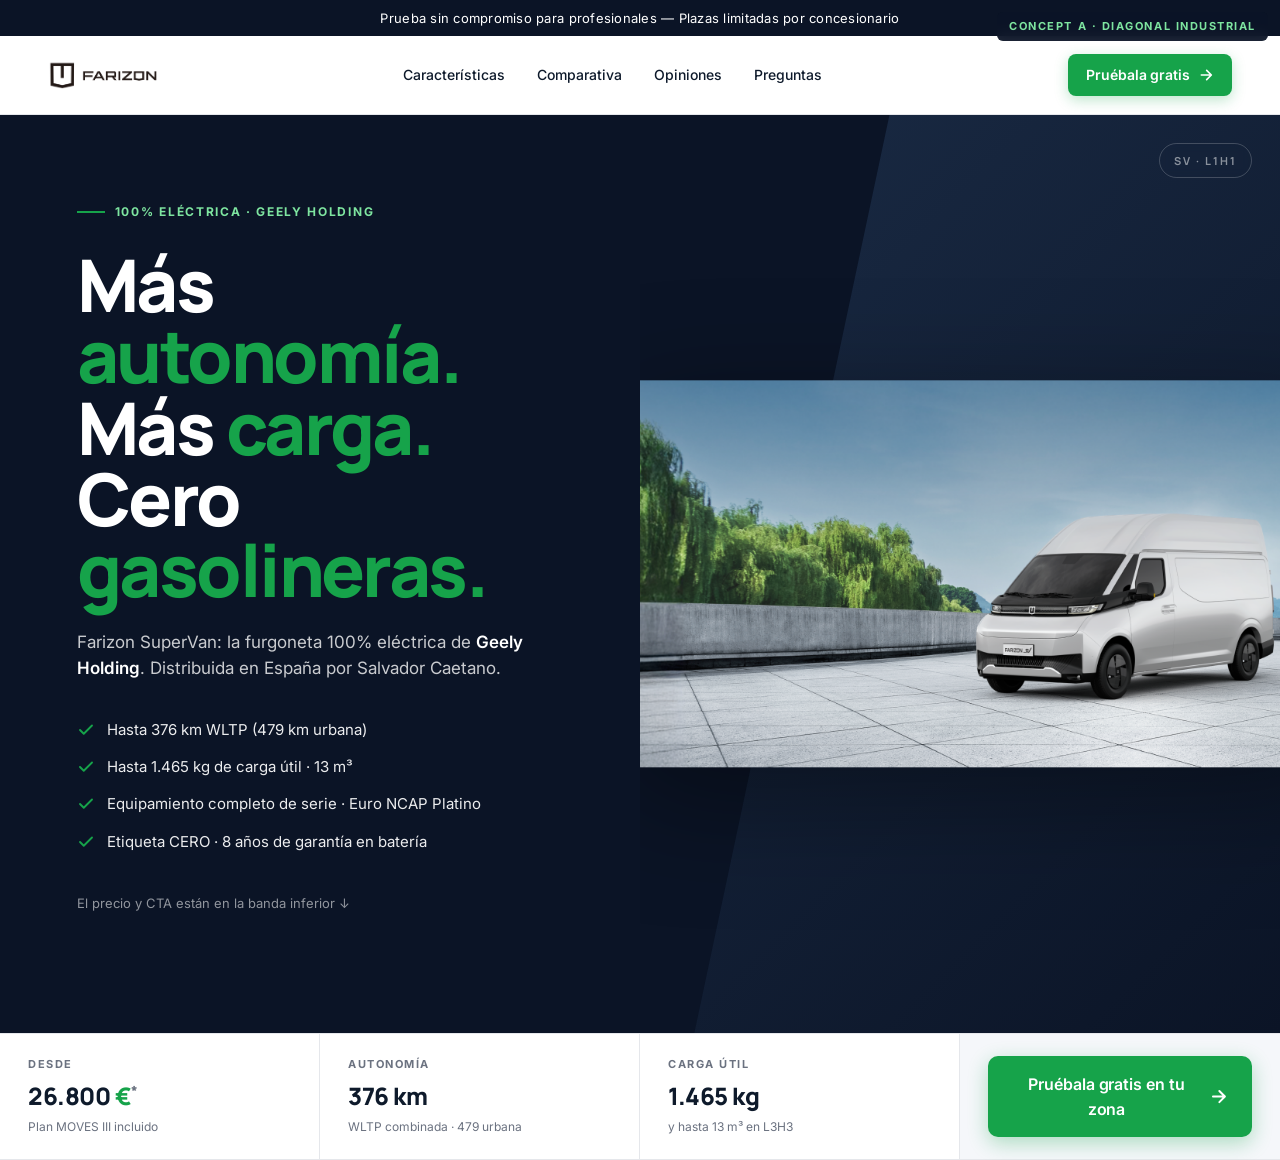
<file: concepts/hero-a.html>
<!DOCTYPE html>
<html lang="es">
<head>
  <meta charset="UTF-8">
  <meta name="viewport" content="width=device-width, initial-scale=1.0">
  <meta name="robots" content="noindex,nofollow">
  <title>Farizon SV — Hero concept A · Diagonal industrial</title>
  <link rel="preconnect" href="https://fonts.googleapis.com">
  <link rel="preconnect" href="https://fonts.gstatic.com" crossorigin>
  <link href="https://fonts.googleapis.com/css2?family=Inter:wght@400;500;600;700;800&family=Manrope:wght@500;600;700;800;900&display=swap" rel="stylesheet">
  <style>
    *, *::before, *::after { box-sizing: border-box; margin: 0; padding: 0; }
    html { scroll-behavior: smooth; -webkit-text-size-adjust: 100%; }
    img, svg { display: block; max-width: 100%; height: auto; }
    button { font: inherit; cursor: pointer; background: none; border: 0; color: inherit; }
    a { color: inherit; text-decoration: none; }
    ul { list-style: none; }

    :root {
      --navy: #0B1426;
      --navy-2: #1A2B45;
      --navy-line: rgba(255,255,255,.12);
      --ink: #0E1A2B;
      --ink-muted: #6B7280;
      --line: #E5E7EB;
      --bg-soft: #F5F7FA;
      --cta: #16A34A;
      --cta-hover: #14883E;
      --accent: #FF6B1A;
    }

    body {
      font-family: 'Inter', system-ui, sans-serif;
      color: var(--ink);
      background: #fff;
      line-height: 1.55;
      -webkit-font-smoothing: antialiased;
    }

    /* TOP BAR */
    .topbar {
      background: var(--navy);
      color: #fff;
      text-align: center;
      padding: 8px 16px;
      font-size: 13px;
      letter-spacing: .02em;
    }

    /* HEADER */
    .site-header {
      background: #fff;
      border-bottom: 1px solid var(--line);
      position: relative;
      z-index: 5;
    }
    .container {
      max-width: 1280px;
      margin: 0 auto;
      padding-inline: clamp(20px, 4vw, 48px);
    }
    .site-header__inner {
      display: flex;
      align-items: center;
      justify-content: space-between;
      gap: 24px;
      padding-block: 18px;
    }
    .site-header__logo img { height: 28px; width: auto; }
    .site-header__nav {
      display: flex;
      gap: 32px;
      font-size: 14px;
      font-weight: 500;
    }
    .site-header__nav a { color: var(--ink); transition: color .15s; }
    .site-header__nav a:hover { color: var(--cta); }

    .btn {
      display: inline-flex;
      align-items: center;
      gap: 8px;
      font-family: inherit;
      font-weight: 600;
      letter-spacing: -.005em;
      border-radius: 8px;
      padding: 10px 18px;
      font-size: 14px;
      background: var(--cta);
      color: #fff;
      transition: background .18s, transform .18s, box-shadow .18s;
      box-shadow: 0 4px 14px rgba(22,163,74,.28);
    }
    .btn:hover { background: var(--cta-hover); transform: translateY(-1px); }
    .btn--lg {
      padding: 16px 24px;
      font-size: 16px;
      border-radius: 10px;
      box-shadow: 0 6px 20px rgba(22,163,74,.32);
    }

    /* HERO A — DIAGONAL INDUSTRIAL */
    .hero-a {
      position: relative;
      background: var(--navy);
      color: #fff;
      overflow: hidden;
    }
    .hero-a__grid {
      display: grid;
      grid-template-columns: 1fr 1fr;
      min-height: 620px;
      position: relative;
    }
    .hero-a__copy {
      padding: 80px clamp(24px, 4vw, 60px) 120px clamp(24px, 6vw, 80px);
      max-width: 720px;
      justify-self: end;
      width: 100%;
      position: relative;
      z-index: 2;
    }
    .hero-a__kicker {
      display: inline-flex;
      align-items: center;
      gap: 10px;
      font-size: 12px;
      font-weight: 700;
      letter-spacing: .14em;
      text-transform: uppercase;
      color: #7EE5A0;
      margin-bottom: 28px;
    }
    .hero-a__kicker::before {
      content: "";
      width: 28px;
      height: 2px;
      background: var(--cta);
    }
    .hero-a__h1 {
      font-family: 'Manrope', sans-serif;
      font-weight: 800;
      font-size: clamp(2.5rem, 1.5rem + 3.8vw, 4.6rem);
      line-height: .98;
      letter-spacing: -.035em;
      margin-bottom: 24px;
      color: #fff;
    }
    .hero-a__h1 em {
      font-style: normal;
      color: var(--cta);
      display: inline-block;
    }
    .hero-a__sub {
      font-size: 17px;
      color: rgba(255,255,255,.78);
      max-width: 480px;
      margin-bottom: 36px;
    }
    .hero-a__sub strong { color: #fff; font-weight: 600; }
    .hero-a__bullets {
      display: grid;
      gap: 14px;
      margin-bottom: 40px;
      font-size: 15px;
    }
    .hero-a__bullets li {
      display: flex;
      align-items: flex-start;
      gap: 12px;
      color: rgba(255,255,255,.92);
    }
    .hero-a__bullets svg {
      flex-shrink: 0;
      color: var(--cta);
      margin-top: 3px;
    }
    .hero-a__cta-note {
      margin-top: 14px;
      font-size: 13px;
      color: rgba(255,255,255,.55);
    }

    /* visual half */
    .hero-a__visual {
      position: relative;
      background:
        linear-gradient(135deg, var(--navy-2) 0%, var(--navy) 100%);
      overflow: hidden;
    }
    .hero-a__visual::before {
      /* diagonal mask: the navy intrudes into the image area */
      content: "";
      position: absolute;
      top: -10%;
      left: -8%;
      width: 50%;
      height: 120%;
      background: var(--navy);
      transform: skewX(-12deg);
      transform-origin: top left;
      z-index: 1;
    }
    .hero-a__image {
      position: absolute;
      top: 50%;
      left: 50%;
      transform: translate(-46%, -50%);
      width: 115%;
      max-width: none;
      height: auto;
      z-index: 2;
      filter: drop-shadow(0 30px 60px rgba(0,0,0,.4));
    }

    /* corner stamp - subtle metric label, top-right of image area */
    .hero-a__stamp {
      position: absolute;
      top: 28px;
      right: 28px;
      z-index: 3;
      font-family: 'Manrope', sans-serif;
      font-size: 11px;
      font-weight: 700;
      letter-spacing: .18em;
      text-transform: uppercase;
      color: rgba(255,255,255,.5);
      border: 1px solid rgba(255,255,255,.2);
      padding: 8px 14px;
      border-radius: 999px;
      backdrop-filter: blur(4px);
    }

    /* PRICE STRIP — bottom band, spans full width */
    .price-strip {
      background: #fff;
      border-top: 1px solid var(--line);
      border-bottom: 1px solid var(--line);
    }
    .price-strip__inner {
      display: grid;
      grid-template-columns: repeat(4, 1fr);
      align-items: stretch;
    }
    .price-strip__cell {
      padding: 22px 28px;
      border-right: 1px solid var(--line);
      display: flex;
      flex-direction: column;
      gap: 4px;
    }
    .price-strip__cell:last-child { border-right: 0; }
    .price-strip__cell--cta { background: var(--bg-soft); }
    .price-strip__label {
      font-size: 11px;
      font-weight: 700;
      letter-spacing: .14em;
      text-transform: uppercase;
      color: var(--ink-muted);
    }
    .price-strip__value {
      font-family: 'Manrope', sans-serif;
      font-size: 24px;
      font-weight: 800;
      letter-spacing: -.02em;
      color: var(--ink);
    }
    .price-strip__value em {
      font-style: normal;
      color: var(--cta);
    }
    .price-strip__note {
      font-size: 12px;
      color: var(--ink-muted);
    }
    .price-strip__cta {
      align-self: center;
      justify-self: start;
    }

    /* MOBILE */
    @media (max-width: 880px) {
      .site-header__nav { display: none; }
      .hero-a__grid { grid-template-columns: 1fr; min-height: auto; }
      .hero-a__copy { padding: 60px 24px 32px; justify-self: stretch; max-width: none; }
      .hero-a__visual { height: 280px; }
      .hero-a__visual::before { display: none; }
      .hero-a__image { width: 90%; transform: translate(-50%, -50%); }
      .price-strip__inner { grid-template-columns: 1fr 1fr; }
      .price-strip__cell { border-right: 0; border-bottom: 1px solid var(--line); }
      .price-strip__cell:nth-child(odd) { border-right: 1px solid var(--line); }
    }

    /* concept label */
    .concept-label {
      position: fixed;
      top: 12px;
      right: 12px;
      z-index: 99;
      background: rgba(11,20,38,.92);
      color: #7EE5A0;
      padding: 6px 12px;
      border-radius: 6px;
      font-size: 11px;
      font-weight: 700;
      letter-spacing: .14em;
      text-transform: uppercase;
      backdrop-filter: blur(6px);
    }
  </style>
</head>
<body>
  <div class="concept-label">Concept A · Diagonal industrial</div>

  <div class="topbar">Prueba sin compromiso para profesionales — Plazas limitadas por concesionario</div>

  <header class="site-header">
    <div class="container site-header__inner">
      <a href="#" class="site-header__logo" aria-label="Farizon">
        <img src="../assets/farizon-logo-black.webp" alt="Farizon">
      </a>
      <nav class="site-header__nav" aria-label="Navegación principal">
        <a href="#">Características</a>
        <a href="#">Comparativa</a>
        <a href="#">Opiniones</a>
        <a href="#">Preguntas</a>
      </nav>
      <button class="btn">
        Pruébala gratis
        <svg width="16" height="16" viewBox="0 0 24 24" fill="none" stroke="currentColor" stroke-width="2.5" stroke-linecap="round" stroke-linejoin="round"><path d="M5 12h14M13 5l7 7-7 7"/></svg>
      </button>
    </div>
  </header>

  <section class="hero-a">
    <div class="hero-a__grid">
      <div class="hero-a__copy">
        <p class="hero-a__kicker">100% eléctrica · Geely Holding</p>
        <h1 class="hero-a__h1">
          Más <em>autonomía.</em><br>
          Más <em>carga.</em><br>
          Cero <em>gasolineras.</em>
        </h1>
        <p class="hero-a__sub">
          Farizon SuperVan: la furgoneta 100% eléctrica de <strong>Geely Holding</strong>. Distribuida en España por Salvador Caetano.
        </p>
        <ul class="hero-a__bullets">
          <li><svg width="18" height="18" viewBox="0 0 24 24" fill="none" stroke="currentColor" stroke-width="2.5" stroke-linecap="round" stroke-linejoin="round"><path d="M20 6 9 17l-5-5"/></svg>Hasta 376&nbsp;km WLTP (479 km urbana)</li>
          <li><svg width="18" height="18" viewBox="0 0 24 24" fill="none" stroke="currentColor" stroke-width="2.5" stroke-linecap="round" stroke-linejoin="round"><path d="M20 6 9 17l-5-5"/></svg>Hasta 1.465&nbsp;kg de carga útil · 13 m³</li>
          <li><svg width="18" height="18" viewBox="0 0 24 24" fill="none" stroke="currentColor" stroke-width="2.5" stroke-linecap="round" stroke-linejoin="round"><path d="M20 6 9 17l-5-5"/></svg>Equipamiento completo de serie · Euro NCAP Platino</li>
          <li><svg width="18" height="18" viewBox="0 0 24 24" fill="none" stroke="currentColor" stroke-width="2.5" stroke-linecap="round" stroke-linejoin="round"><path d="M20 6 9 17l-5-5"/></svg>Etiqueta CERO · 8 años de garantía en batería</li>
        </ul>
        <p class="hero-a__cta-note">El precio y CTA están en la banda inferior ↓</p>
      </div>

      <div class="hero-a__visual">
        <span class="hero-a__stamp">SV · L1H1</span>
        <img src="../assets/hero.webp" alt="Farizon SuperVan" class="hero-a__image">
      </div>
    </div>

    <div class="price-strip">
      <div class="price-strip__inner">
        <div class="price-strip__cell">
          <span class="price-strip__label">Desde</span>
          <span class="price-strip__value">26.800&nbsp;<em>€</em><sup style="font-size:14px;color:var(--ink-muted)">*</sup></span>
          <span class="price-strip__note">Plan MOVES III incluido</span>
        </div>
        <div class="price-strip__cell">
          <span class="price-strip__label">Autonomía</span>
          <span class="price-strip__value">376&nbsp;km</span>
          <span class="price-strip__note">WLTP combinada · 479 urbana</span>
        </div>
        <div class="price-strip__cell">
          <span class="price-strip__label">Carga útil</span>
          <span class="price-strip__value">1.465&nbsp;kg</span>
          <span class="price-strip__note">y hasta 13 m³ en L3H3</span>
        </div>
        <div class="price-strip__cell price-strip__cell--cta">
          <button class="btn btn--lg price-strip__cta">
            Pruébala gratis en tu zona
            <svg width="20" height="20" viewBox="0 0 24 24" fill="none" stroke="currentColor" stroke-width="2.5" stroke-linecap="round" stroke-linejoin="round"><path d="M5 12h14M13 5l7 7-7 7"/></svg>
          </button>
        </div>
      </div>
    </div>
  </section>
</body>
</html>
</file>
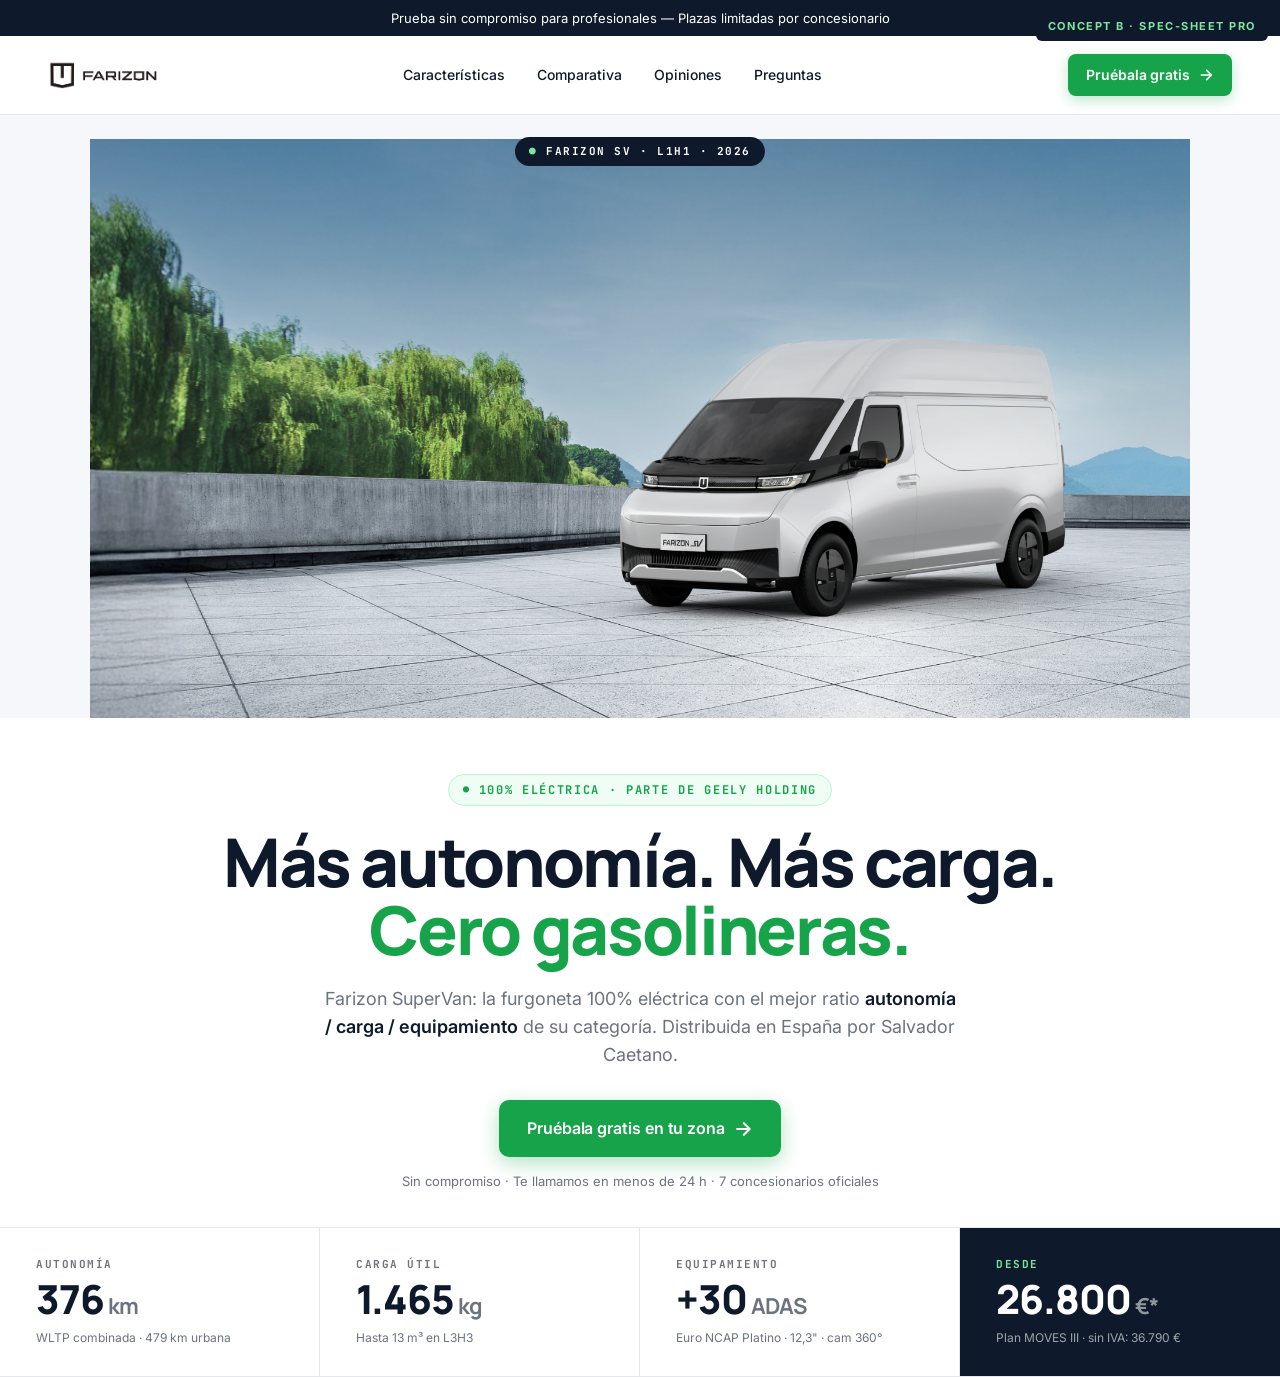
<file: concepts/hero-b.html>
<!DOCTYPE html>
<html lang="es">
<head>
  <meta charset="UTF-8">
  <meta name="viewport" content="width=device-width, initial-scale=1.0">
  <meta name="robots" content="noindex,nofollow">
  <title>Farizon SV — Hero concept B · Spec-sheet pro</title>
  <link rel="preconnect" href="https://fonts.googleapis.com">
  <link rel="preconnect" href="https://fonts.gstatic.com" crossorigin>
  <link href="https://fonts.googleapis.com/css2?family=Inter:wght@400;500;600;700;800&family=JetBrains+Mono:wght@500;700&family=Manrope:wght@500;600;700;800;900&display=swap" rel="stylesheet">
  <style>
    *, *::before, *::after { box-sizing: border-box; margin: 0; padding: 0; }
    html { scroll-behavior: smooth; -webkit-text-size-adjust: 100%; }
    img, svg { display: block; max-width: 100%; height: auto; }
    button { font: inherit; cursor: pointer; background: none; border: 0; color: inherit; }
    a { color: inherit; text-decoration: none; }
    ul { list-style: none; }

    :root {
      --ink: #0E1A2B;
      --ink-2: #1D2230;
      --ink-muted: #6B7280;
      --line: #E5E7EB;
      --bg-soft: #F5F7FA;
      --bg-tint: #F0FDF4;
      --cta: #16A34A;
      --cta-hover: #14883E;
    }

    body {
      font-family: 'Inter', system-ui, sans-serif;
      color: var(--ink);
      background: #fff;
      line-height: 1.55;
      -webkit-font-smoothing: antialiased;
    }

    /* TOP BAR */
    .topbar {
      background: var(--ink);
      color: #fff;
      text-align: center;
      padding: 8px 16px;
      font-size: 13px;
    }

    /* HEADER */
    .site-header {
      background: #fff;
      border-bottom: 1px solid var(--line);
    }
    .container {
      max-width: 1280px;
      margin: 0 auto;
      padding-inline: clamp(20px, 4vw, 48px);
    }
    .site-header__inner {
      display: flex;
      align-items: center;
      justify-content: space-between;
      gap: 24px;
      padding-block: 18px;
    }
    .site-header__logo img { height: 28px; width: auto; }
    .site-header__nav {
      display: flex;
      gap: 32px;
      font-size: 14px;
      font-weight: 500;
    }
    .site-header__nav a { color: var(--ink); transition: color .15s; }
    .site-header__nav a:hover { color: var(--cta); }

    .btn {
      display: inline-flex;
      align-items: center;
      gap: 8px;
      font-family: inherit;
      font-weight: 600;
      letter-spacing: -.005em;
      border-radius: 8px;
      padding: 10px 18px;
      font-size: 14px;
      background: var(--cta);
      color: #fff;
      transition: background .18s, transform .18s, box-shadow .18s;
      box-shadow: 0 4px 14px rgba(22,163,74,.28);
    }
    .btn:hover { background: var(--cta-hover); transform: translateY(-1px); }
    .btn--lg {
      padding: 16px 28px;
      font-size: 16px;
      border-radius: 10px;
      box-shadow: 0 6px 20px rgba(22,163,74,.32);
    }

    /* HERO B — SPEC SHEET PRO (stacked: image top, headline + cta, spec grid bottom) */
    .hero-b__image-wrap {
      background: var(--bg-soft);
      padding: 24px 0 0;
      overflow: hidden;
      position: relative;
    }
    .hero-b__image {
      display: block;
      width: 100%;
      max-width: 1100px;
      margin: 0 auto;
      height: auto;
    }
    .hero-b__model-tag {
      position: absolute;
      top: 22px;
      left: 50%;
      transform: translateX(-50%);
      background: var(--ink);
      color: #fff;
      font-family: 'JetBrains Mono', monospace;
      font-size: 11px;
      font-weight: 700;
      letter-spacing: .14em;
      padding: 6px 14px;
      border-radius: 999px;
      text-transform: uppercase;
    }
    .hero-b__model-tag span { color: #7EE5A0; }

    .hero-b__heading-block {
      text-align: center;
      padding: 56px clamp(20px, 4vw, 48px) 36px;
      max-width: 1080px;
      margin: 0 auto;
    }
    .hero-b__kicker {
      display: inline-flex;
      align-items: center;
      gap: 8px;
      font-family: 'JetBrains Mono', monospace;
      font-size: 12px;
      font-weight: 700;
      letter-spacing: .14em;
      text-transform: uppercase;
      color: var(--cta);
      margin-bottom: 22px;
      padding: 6px 14px;
      background: var(--bg-tint);
      border: 1px solid #BBF7D0;
      border-radius: 999px;
    }
    .hero-b__kicker::before {
      content: "●";
      color: var(--cta);
      font-size: 10px;
    }
    .hero-b__h1 {
      font-family: 'Manrope', sans-serif;
      font-weight: 800;
      font-size: clamp(2.2rem, 1rem + 4vw, 4.4rem);
      line-height: 1;
      letter-spacing: -.035em;
      color: var(--ink);
      margin-bottom: 22px;
    }
    .hero-b__h1 em {
      font-style: normal;
      color: var(--cta);
    }
    .hero-b__sub {
      font-size: 18px;
      color: var(--ink-muted);
      max-width: 640px;
      margin: 0 auto 32px;
    }
    .hero-b__sub strong { color: var(--ink); font-weight: 600; }
    .hero-b__cta-note {
      margin-top: 14px;
      font-size: 13px;
      color: var(--ink-muted);
    }

    /* SPEC GRID — 4 cells under hero */
    .hero-b__specs {
      border-top: 1px solid var(--line);
      border-bottom: 1px solid var(--line);
      background: #fff;
    }
    .hero-b__specs-inner {
      display: grid;
      grid-template-columns: repeat(4, 1fr);
      max-width: 1280px;
      margin: 0 auto;
    }
    .hero-b__spec {
      padding: 28px clamp(20px, 3vw, 36px);
      border-right: 1px solid var(--line);
      display: flex;
      flex-direction: column;
      gap: 6px;
      position: relative;
    }
    .hero-b__spec:last-child { border-right: 0; }
    .hero-b__spec-label {
      font-family: 'JetBrains Mono', monospace;
      font-size: 11px;
      font-weight: 700;
      letter-spacing: .14em;
      text-transform: uppercase;
      color: var(--ink-muted);
    }
    .hero-b__spec-value {
      font-family: 'Manrope', sans-serif;
      font-size: clamp(28px, 1.5rem + 1.4vw, 40px);
      font-weight: 800;
      line-height: 1;
      letter-spacing: -.025em;
      color: var(--ink);
    }
    .hero-b__spec-unit {
      font-size: .55em;
      font-weight: 700;
      color: var(--ink-muted);
      margin-left: 4px;
    }
    .hero-b__spec-note {
      font-size: 12px;
      color: var(--ink-muted);
      margin-top: 4px;
    }
    .hero-b__spec--featured {
      background: var(--ink);
      color: #fff;
    }
    .hero-b__spec--featured .hero-b__spec-label { color: #7EE5A0; }
    .hero-b__spec--featured .hero-b__spec-value { color: #fff; }
    .hero-b__spec--featured .hero-b__spec-unit { color: rgba(255,255,255,.55); }
    .hero-b__spec--featured .hero-b__spec-note { color: rgba(255,255,255,.6); }

    @media (max-width: 880px) {
      .site-header__nav { display: none; }
      .hero-b__specs-inner { grid-template-columns: 1fr 1fr; }
      .hero-b__spec { border-bottom: 1px solid var(--line); }
      .hero-b__spec:nth-child(odd) { border-right: 1px solid var(--line); }
      .hero-b__spec:nth-child(even) { border-right: 0; }
      .hero-b__heading-block { padding: 36px 20px 24px; }
    }

    .concept-label {
      position: fixed;
      top: 12px;
      right: 12px;
      z-index: 99;
      background: var(--ink);
      color: #7EE5A0;
      padding: 6px 12px;
      border-radius: 6px;
      font-size: 11px;
      font-weight: 700;
      letter-spacing: .14em;
      text-transform: uppercase;
    }
  </style>
</head>
<body>
  <div class="concept-label">Concept B · Spec-sheet pro</div>

  <div class="topbar">Prueba sin compromiso para profesionales — Plazas limitadas por concesionario</div>

  <header class="site-header">
    <div class="container site-header__inner">
      <a href="#" class="site-header__logo" aria-label="Farizon">
        <img src="../assets/farizon-logo-black.webp" alt="Farizon">
      </a>
      <nav class="site-header__nav" aria-label="Navegación principal">
        <a href="#">Características</a>
        <a href="#">Comparativa</a>
        <a href="#">Opiniones</a>
        <a href="#">Preguntas</a>
      </nav>
      <button class="btn">
        Pruébala gratis
        <svg width="16" height="16" viewBox="0 0 24 24" fill="none" stroke="currentColor" stroke-width="2.5" stroke-linecap="round" stroke-linejoin="round"><path d="M5 12h14M13 5l7 7-7 7"/></svg>
      </button>
    </div>
  </header>

  <section class="hero-b">
    <div class="hero-b__image-wrap">
      <span class="hero-b__model-tag"><span>●</span> Farizon SV · L1H1 · 2026</span>
      <img src="../assets/hero.webp" alt="Farizon SuperVan, vista lateral" class="hero-b__image">
    </div>

    <div class="hero-b__heading-block">
      <p class="hero-b__kicker">100% eléctrica · Parte de Geely Holding</p>
      <h1 class="hero-b__h1">
        Más autonomía. Más carga.<br>
        <em>Cero gasolineras.</em>
      </h1>
      <p class="hero-b__sub">
        Farizon SuperVan: la furgoneta 100% eléctrica con el mejor ratio <strong>autonomía / carga / equipamiento</strong> de su categoría. Distribuida en España por Salvador Caetano.
      </p>
      <button class="btn btn--lg">
        Pruébala gratis en tu zona
        <svg width="20" height="20" viewBox="0 0 24 24" fill="none" stroke="currentColor" stroke-width="2.5" stroke-linecap="round" stroke-linejoin="round"><path d="M5 12h14M13 5l7 7-7 7"/></svg>
      </button>
      <p class="hero-b__cta-note">Sin compromiso · Te llamamos en menos de 24 h · 7 concesionarios oficiales</p>
    </div>

    <div class="hero-b__specs">
      <div class="hero-b__specs-inner">
        <div class="hero-b__spec">
          <span class="hero-b__spec-label">Autonomía</span>
          <span class="hero-b__spec-value">376<span class="hero-b__spec-unit">km</span></span>
          <span class="hero-b__spec-note">WLTP combinada · 479 km urbana</span>
        </div>
        <div class="hero-b__spec">
          <span class="hero-b__spec-label">Carga útil</span>
          <span class="hero-b__spec-value">1.465<span class="hero-b__spec-unit">kg</span></span>
          <span class="hero-b__spec-note">Hasta 13 m³ en L3H3</span>
        </div>
        <div class="hero-b__spec">
          <span class="hero-b__spec-label">Equipamiento</span>
          <span class="hero-b__spec-value">+30<span class="hero-b__spec-unit">ADAS</span></span>
          <span class="hero-b__spec-note">Euro NCAP Platino · 12,3" · cam 360°</span>
        </div>
        <div class="hero-b__spec hero-b__spec--featured">
          <span class="hero-b__spec-label">Desde</span>
          <span class="hero-b__spec-value">26.800<span class="hero-b__spec-unit">€*</span></span>
          <span class="hero-b__spec-note">Plan MOVES III · sin IVA: 36.790 €</span>
        </div>
      </div>
    </div>
  </section>
</body>
</html>
</file>
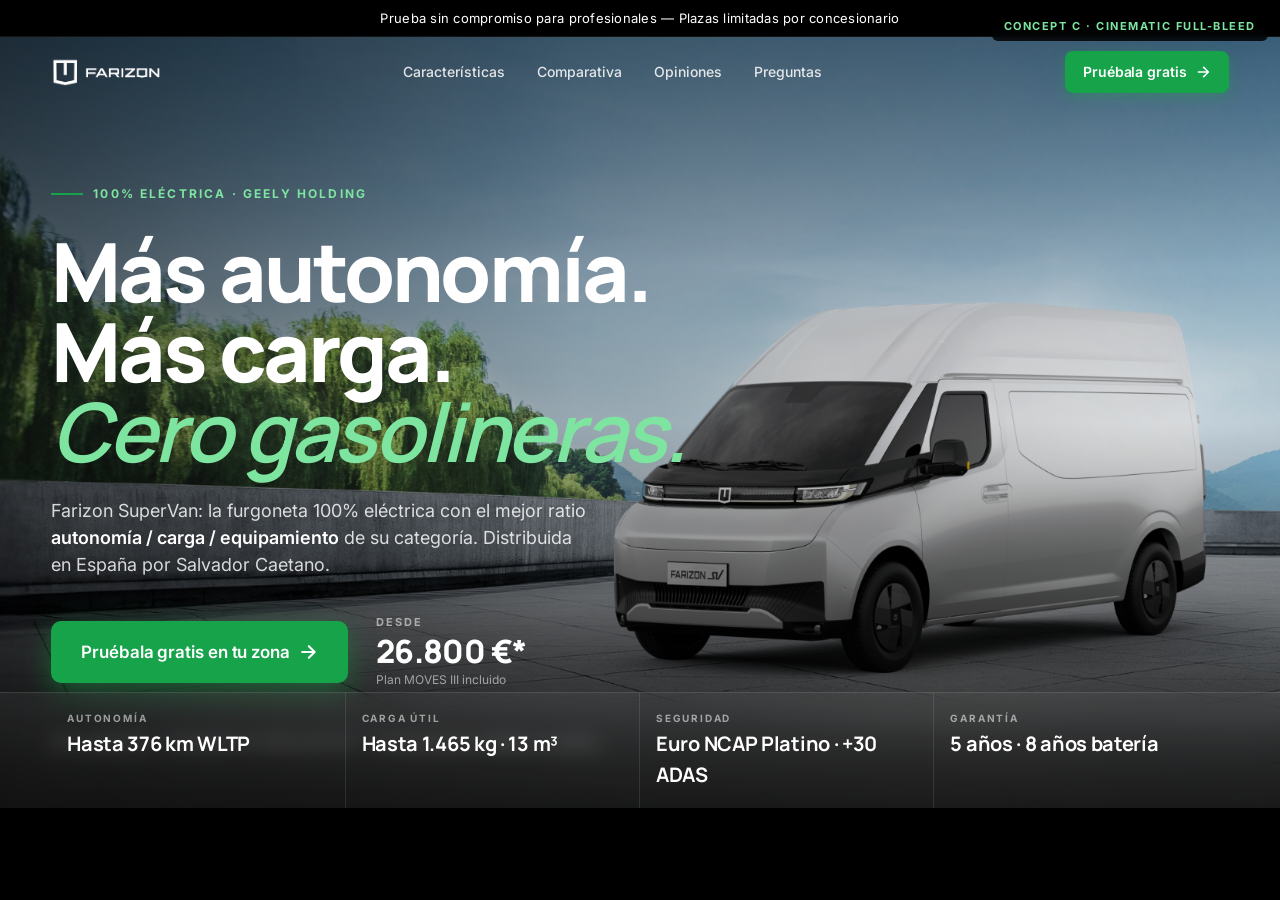
<file: concepts/hero-c.html>
<!DOCTYPE html>
<html lang="es">
<head>
  <meta charset="UTF-8">
  <meta name="viewport" content="width=device-width, initial-scale=1.0">
  <meta name="robots" content="noindex,nofollow">
  <title>Farizon SV — Hero concept C · Cinematic full-bleed</title>
  <link rel="preconnect" href="https://fonts.googleapis.com">
  <link rel="preconnect" href="https://fonts.gstatic.com" crossorigin>
  <link href="https://fonts.googleapis.com/css2?family=Inter:wght@400;500;600;700;800&family=Manrope:wght@500;600;700;800;900&display=swap" rel="stylesheet">
  <style>
    *, *::before, *::after { box-sizing: border-box; margin: 0; padding: 0; }
    html { scroll-behavior: smooth; -webkit-text-size-adjust: 100%; }
    img, svg { display: block; max-width: 100%; height: auto; }
    button { font: inherit; cursor: pointer; background: none; border: 0; color: inherit; }
    a { color: inherit; text-decoration: none; }
    ul { list-style: none; }

    :root {
      --ink: #0E1A2B;
      --ink-muted: #6B7280;
      --line: #E5E7EB;
      --cta: #16A34A;
      --cta-hover: #14883E;
    }

    body {
      font-family: 'Inter', system-ui, sans-serif;
      color: var(--ink);
      background: #000;
      line-height: 1.55;
      -webkit-font-smoothing: antialiased;
    }

    /* TOP BAR */
    .topbar {
      background: #000;
      color: #fff;
      text-align: center;
      padding: 8px 16px;
      font-size: 13px;
      letter-spacing: .02em;
      border-bottom: 1px solid rgba(255,255,255,.08);
    }

    /* HEADER — transparent over hero */
    .site-header {
      background: transparent;
      position: absolute;
      top: 33px;
      left: 0;
      right: 0;
      z-index: 5;
    }
    .container {
      max-width: 1400px;
      margin: 0 auto;
      padding-inline: clamp(20px, 4vw, 56px);
    }
    .site-header__inner {
      display: flex;
      align-items: center;
      justify-content: space-between;
      gap: 24px;
      padding-block: 18px;
    }
    .site-header__logo img {
      height: 28px;
      width: auto;
      filter: brightness(0) invert(1); /* logo in white over photo */
    }
    .site-header__nav {
      display: flex;
      gap: 32px;
      font-size: 14px;
      font-weight: 500;
      color: #fff;
    }
    .site-header__nav a { color: rgba(255,255,255,.85); transition: color .15s; }
    .site-header__nav a:hover { color: #fff; }

    .btn {
      display: inline-flex;
      align-items: center;
      gap: 8px;
      font-family: inherit;
      font-weight: 600;
      letter-spacing: -.005em;
      border-radius: 8px;
      padding: 10px 18px;
      font-size: 14px;
      background: var(--cta);
      color: #fff;
      transition: background .18s, transform .18s, box-shadow .18s;
      box-shadow: 0 4px 14px rgba(22,163,74,.36);
    }
    .btn:hover { background: var(--cta-hover); transform: translateY(-1px); }
    .btn--lg {
      padding: 18px 30px;
      font-size: 17px;
      border-radius: 10px;
      box-shadow: 0 8px 28px rgba(22,163,74,.45);
    }

    /* HERO C — CINEMATIC FULL-BLEED */
    .hero-c {
      position: relative;
      min-height: 720px;
      background: #000;
      color: #fff;
      overflow: hidden;
    }
    .hero-c__photo {
      position: absolute;
      inset: 0;
      width: 100%;
      height: 100%;
      object-fit: cover;
      object-position: center 35%;
      z-index: 1;
    }
    .hero-c__overlay {
      position: absolute;
      inset: 0;
      z-index: 2;
      background:
        linear-gradient(to bottom, rgba(0,0,0,.25) 0%, rgba(0,0,0,0) 30%, rgba(0,0,0,.0) 50%, rgba(0,0,0,.85) 92%, rgba(0,0,0,.95) 100%),
        linear-gradient(to right, rgba(0,0,0,.55) 0%, rgba(0,0,0,.15) 45%, transparent 100%);
    }

    .hero-c__inner {
      position: relative;
      z-index: 3;
      display: flex;
      flex-direction: column;
      justify-content: flex-end;
      min-height: 720px;
      padding: 140px clamp(20px, 4vw, 56px) 56px;
      max-width: 1400px;
      margin: 0 auto;
    }
    .hero-c__copy {
      max-width: 640px;
    }
    .hero-c__kicker {
      display: inline-flex;
      align-items: center;
      gap: 10px;
      font-size: 12px;
      font-weight: 700;
      letter-spacing: .18em;
      text-transform: uppercase;
      color: #7EE5A0;
      margin-bottom: 28px;
    }
    .hero-c__kicker::before {
      content: "";
      width: 32px;
      height: 2px;
      background: var(--cta);
    }
    .hero-c__h1 {
      font-family: 'Manrope', sans-serif;
      font-weight: 800;
      font-size: clamp(2.8rem, 1.5rem + 4.5vw, 5.2rem);
      line-height: .98;
      letter-spacing: -.035em;
      color: #fff;
      margin-bottom: 26px;
    }
    .hero-c__h1 em {
      font-style: italic;
      font-weight: 600;
      color: #7EE5A0;
    }
    .hero-c__sub {
      font-size: 18px;
      line-height: 1.5;
      color: rgba(255,255,255,.82);
      max-width: 540px;
      margin-bottom: 36px;
    }
    .hero-c__sub strong { color: #fff; font-weight: 600; }

    .hero-c__cta-row {
      display: flex;
      align-items: center;
      gap: 28px;
      flex-wrap: wrap;
    }
    .hero-c__price-block {
      color: rgba(255,255,255,.88);
    }
    .hero-c__price-label {
      font-size: 11px;
      font-weight: 700;
      letter-spacing: .18em;
      text-transform: uppercase;
      color: rgba(255,255,255,.55);
      margin-bottom: 4px;
    }
    .hero-c__price-value {
      font-family: 'Manrope', sans-serif;
      font-size: 32px;
      font-weight: 800;
      line-height: 1;
      letter-spacing: -.02em;
      color: #fff;
    }
    .hero-c__price-note {
      font-size: 12px;
      color: rgba(255,255,255,.55);
      margin-top: 4px;
    }
    .hero-c__cta-note {
      margin-top: 14px;
      font-size: 13px;
      color: rgba(255,255,255,.55);
      width: 100%;
    }

    /* BOTTOM TICKER — quick stats strip on the very bottom */
    .hero-c__ticker {
      position: absolute;
      bottom: 0;
      left: 0;
      right: 0;
      z-index: 4;
      background: rgba(255,255,255,.06);
      backdrop-filter: blur(10px);
      -webkit-backdrop-filter: blur(10px);
      border-top: 1px solid rgba(255,255,255,.1);
      color: #fff;
    }
    .hero-c__ticker-inner {
      max-width: 1400px;
      margin: 0 auto;
      display: grid;
      grid-template-columns: repeat(4, 1fr);
      padding: 0 clamp(20px, 4vw, 56px);
    }
    .hero-c__ticker-cell {
      padding: 18px 16px;
      border-right: 1px solid rgba(255,255,255,.1);
      display: flex;
      flex-direction: column;
      gap: 2px;
    }
    .hero-c__ticker-cell:last-child { border-right: 0; }
    .hero-c__ticker-label {
      font-size: 10px;
      font-weight: 700;
      letter-spacing: .18em;
      text-transform: uppercase;
      color: rgba(255,255,255,.55);
    }
    .hero-c__ticker-value {
      font-family: 'Manrope', sans-serif;
      font-size: 20px;
      font-weight: 700;
      letter-spacing: -.015em;
      color: #fff;
    }

    @media (max-width: 880px) {
      .site-header__nav { display: none; }
      .hero-c { min-height: 640px; }
      .hero-c__inner { min-height: 640px; padding: 120px 20px 120px; }
      .hero-c__ticker-inner { grid-template-columns: 1fr 1fr; }
      .hero-c__ticker-cell { padding: 12px 14px; }
      .hero-c__ticker-cell:nth-child(odd) { border-right: 1px solid rgba(255,255,255,.1); }
      .hero-c__ticker-cell:nth-child(even) { border-right: 0; }
      .hero-c__ticker-cell:nth-child(-n+2) { border-bottom: 1px solid rgba(255,255,255,.1); }
    }

    .concept-label {
      position: fixed;
      top: 12px;
      right: 12px;
      z-index: 99;
      background: rgba(0,0,0,.78);
      color: #7EE5A0;
      padding: 6px 12px;
      border-radius: 6px;
      font-size: 11px;
      font-weight: 700;
      letter-spacing: .14em;
      text-transform: uppercase;
      backdrop-filter: blur(6px);
    }
  </style>
</head>
<body>
  <div class="concept-label">Concept C · Cinematic full-bleed</div>

  <div class="topbar">Prueba sin compromiso para profesionales — Plazas limitadas por concesionario</div>

  <header class="site-header">
    <div class="container site-header__inner">
      <a href="#" class="site-header__logo" aria-label="Farizon">
        <img src="../assets/farizon-logo-black.webp" alt="Farizon">
      </a>
      <nav class="site-header__nav" aria-label="Navegación principal">
        <a href="#">Características</a>
        <a href="#">Comparativa</a>
        <a href="#">Opiniones</a>
        <a href="#">Preguntas</a>
      </nav>
      <button class="btn">
        Pruébala gratis
        <svg width="16" height="16" viewBox="0 0 24 24" fill="none" stroke="currentColor" stroke-width="2.5" stroke-linecap="round" stroke-linejoin="round"><path d="M5 12h14M13 5l7 7-7 7"/></svg>
      </button>
    </div>
  </header>

  <section class="hero-c">
    <img src="../assets/hero.webp" alt="" class="hero-c__photo" fetchpriority="high">
    <div class="hero-c__overlay"></div>

    <div class="hero-c__inner">
      <div class="hero-c__copy">
        <p class="hero-c__kicker">100% eléctrica · Geely Holding</p>
        <h1 class="hero-c__h1">
          Más autonomía.<br>
          Más carga.<br>
          <em>Cero gasolineras.</em>
        </h1>
        <p class="hero-c__sub">
          Farizon SuperVan: la furgoneta 100% eléctrica con el mejor ratio <strong>autonomía / carga / equipamiento</strong> de su categoría. Distribuida en España por Salvador Caetano.
        </p>
        <div class="hero-c__cta-row">
          <button class="btn btn--lg">
            Pruébala gratis en tu zona
            <svg width="20" height="20" viewBox="0 0 24 24" fill="none" stroke="currentColor" stroke-width="2.5" stroke-linecap="round" stroke-linejoin="round"><path d="M5 12h14M13 5l7 7-7 7"/></svg>
          </button>
          <div class="hero-c__price-block">
            <div class="hero-c__price-label">Desde</div>
            <div class="hero-c__price-value">26.800&nbsp;€*</div>
            <div class="hero-c__price-note">Plan MOVES III incluido</div>
          </div>
          <p class="hero-c__cta-note">Sin compromiso · Te llamamos en menos de 24 h · 7 concesionarios oficiales en España.</p>
        </div>
      </div>
    </div>

    <div class="hero-c__ticker">
      <div class="hero-c__ticker-inner">
        <div class="hero-c__ticker-cell">
          <span class="hero-c__ticker-label">Autonomía</span>
          <span class="hero-c__ticker-value">Hasta 376 km WLTP</span>
        </div>
        <div class="hero-c__ticker-cell">
          <span class="hero-c__ticker-label">Carga útil</span>
          <span class="hero-c__ticker-value">Hasta 1.465 kg · 13 m³</span>
        </div>
        <div class="hero-c__ticker-cell">
          <span class="hero-c__ticker-label">Seguridad</span>
          <span class="hero-c__ticker-value">Euro NCAP Platino · +30 ADAS</span>
        </div>
        <div class="hero-c__ticker-cell">
          <span class="hero-c__ticker-label">Garantía</span>
          <span class="hero-c__ticker-value">5 años · 8 años batería</span>
        </div>
      </div>
    </div>
  </section>
</body>
</html>
</file>
